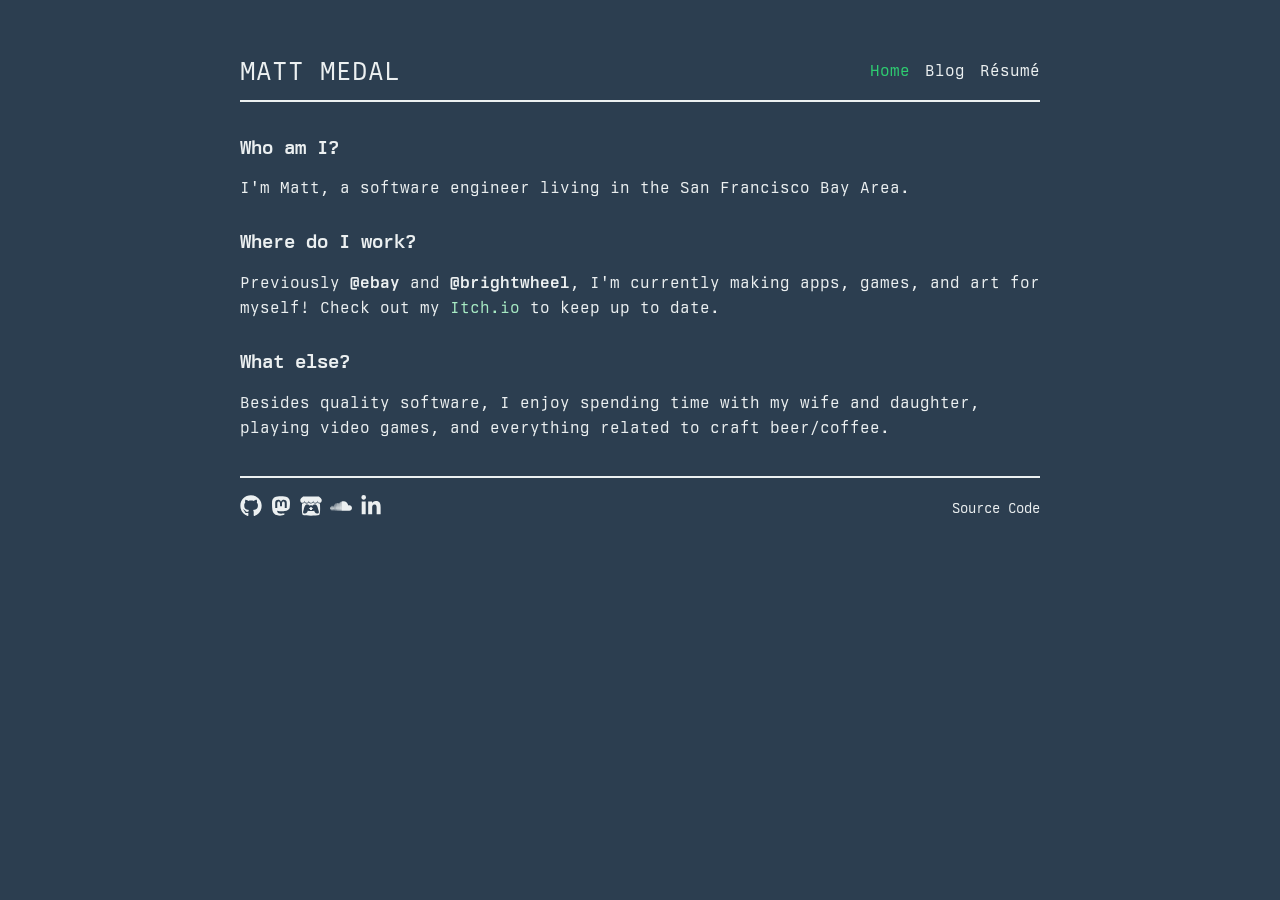
<file: index.html>
<!DOCTYPE html><html lang="en"><head><title>Matt Medal</title><meta charset="utf-8"><meta name="viewport" content="width=device-width, initial-scale=1"><link rel="stylesheet" href="/app.css"><link rel="icon" href="/favicon-196x196.png"></head><body><div><div class="header"><span><a href="/">MATT MEDAL</a></span><div class="no-print"><div class="active"><a href="/">Home</a></div><div><a href="/blog">Blog</a></div><div><a href="/resume">Résumé</a></div></div></div><div><div class="home"><h2>Who am I?</h2><p>I'm Matt, a software engineer living in the San Francisco Bay Area.</p><h2>Where do I work?</h2><p>Previously <strong>@ebay</strong> and <strong>@brightwheel</strong>, I'm currently making apps, games, and art for myself! Check out my <a href="https://mmedal.itch.io" target="_blank">Itch.io</a> to keep up to date.</p><h2>What else?</h2><p>Besides quality software, I enjoy spending time with my wife and daughter, playing video games, and everything related to craft beer/coffee.</p></div></div><div class="footer no-print"><div class="left"><p><a href="https://github.com/mmedal" target="_blank"><svg class="icon" width="22" height="22"><use xlink:href="/icons.svg#icon-github"></use></svg></a><a href="https://mastodon.social/@mmedal" rel="me" target="_blank"><svg class="icon" width="22" height="22"><use xlink:href="/icons.svg#icon-mastodon"></use></svg></a><a href="https://mmedal.itch.io/" target="_blank"><svg class="icon" width="22" height="22"><use xlink:href="/icons.svg#icon-itchio"></use></svg></a><a href="https://www.soundcloud.com/median" target="_blank"><svg class="icon" width="22" height="22"><use xlink:href="/icons.svg#icon-soundcloud"></use></svg></a><a href="https://www.linkedin.com/in/mmedal" target="_blank"><svg class="icon" width="22" height="22"><use xlink:href="/icons.svg#icon-linkedin"></use></svg></a></p></div><div class="right"><p><a href="https://github.com/mmedal/www" target="_blank">Source Code</a></p></div></div></div></body></html>
</file>
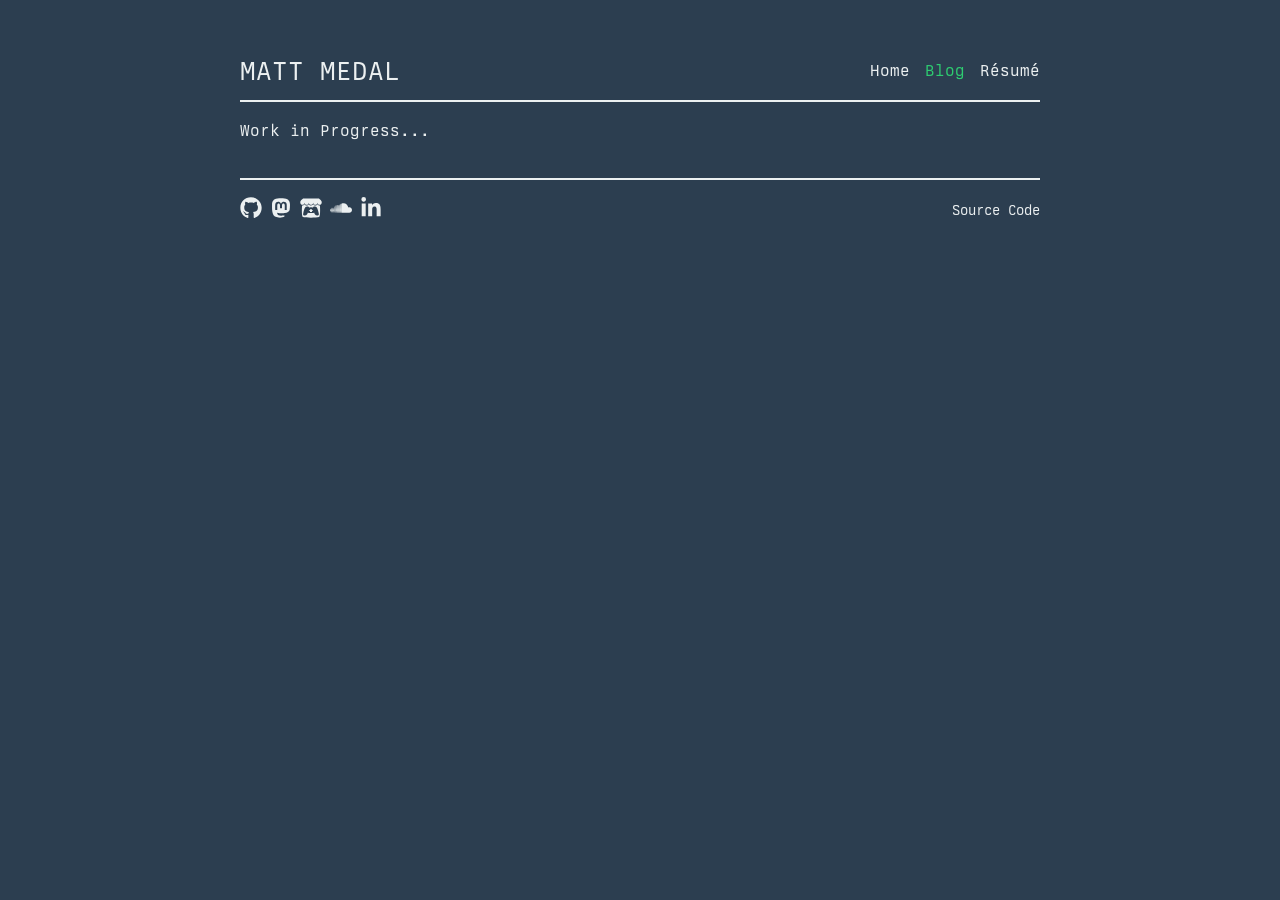
<file: blog/index.html>
<!DOCTYPE html><html lang="en"><head><title>Matt Medal · Blog</title><meta charset="utf-8"><meta name="viewport" content="width=device-width, initial-scale=1"><link rel="stylesheet" href="/app.css"><link rel="icon" href="/favicon-196x196.png"></head><body><div><div class="header"><span><a href="/">MATT MEDAL</a></span><div class="no-print"><div><a href="/">Home</a></div><div class="active"><a href="/blog">Blog</a></div><div><a href="/resume">Résumé</a></div></div></div><div><div class="blog-dir"><p>Work in Progress...</p></div></div><div class="footer no-print"><div class="left"><p><a href="https://github.com/mmedal" target="_blank"><svg class="icon" width="22" height="22"><use xlink:href="/icons.svg#icon-github"></use></svg></a><a href="https://mastodon.social/@mmedal" rel="me" target="_blank"><svg class="icon" width="22" height="22"><use xlink:href="/icons.svg#icon-mastodon"></use></svg></a><a href="https://mmedal.itch.io/" target="_blank"><svg class="icon" width="22" height="22"><use xlink:href="/icons.svg#icon-itchio"></use></svg></a><a href="https://www.soundcloud.com/median" target="_blank"><svg class="icon" width="22" height="22"><use xlink:href="/icons.svg#icon-soundcloud"></use></svg></a><a href="https://www.linkedin.com/in/mmedal" target="_blank"><svg class="icon" width="22" height="22"><use xlink:href="/icons.svg#icon-linkedin"></use></svg></a></p></div><div class="right"><p><a href="https://github.com/mmedal/www" target="_blank">Source Code</a></p></div></div></div></body></html>
</file>
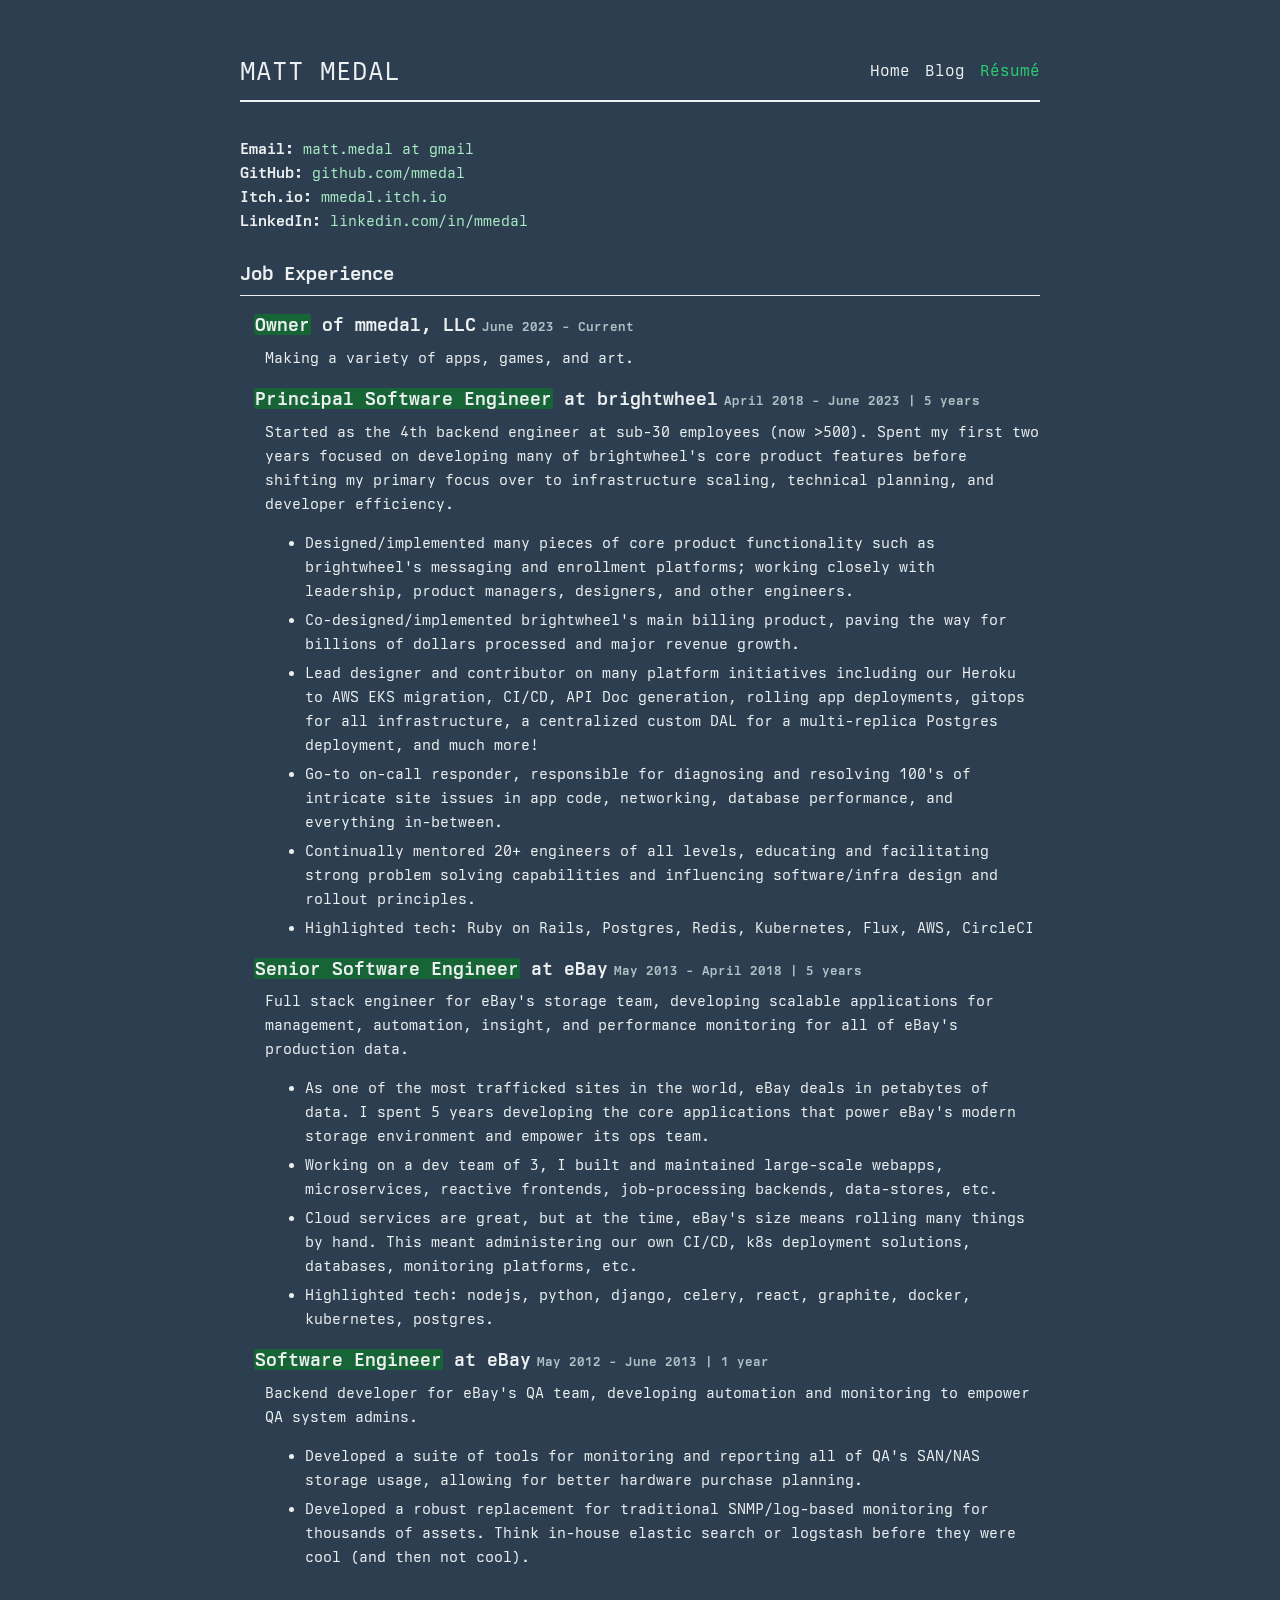
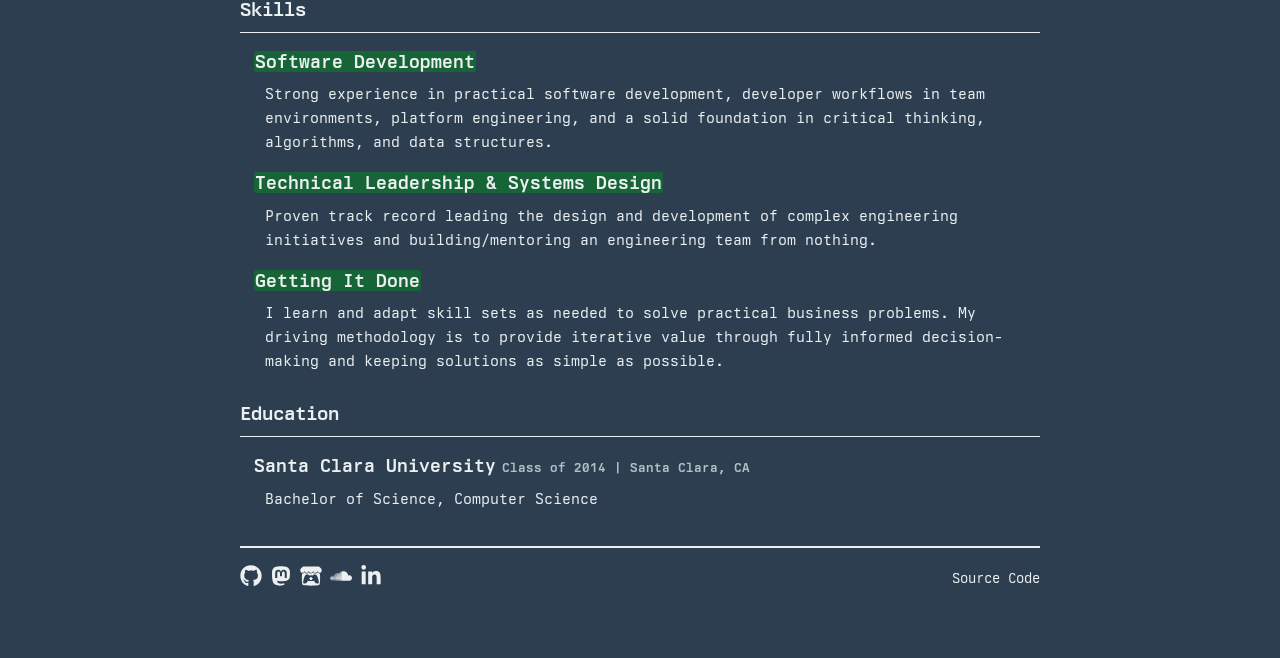
<file: resume/index.html>
<!DOCTYPE html><html lang="en"><head><title>Matt Medal · Résumé</title><meta charset="utf-8"><meta name="viewport" content="width=device-width, initial-scale=1"><link rel="stylesheet" href="/app.css"><link rel="icon" href="/favicon-196x196.png"></head><body><div><div class="header"><span><a href="/">MATT MEDAL</a></span><div class="no-print"><div><a href="/">Home</a></div><div><a href="/blog">Blog</a></div><div class="active"><a href="/resume">Résumé</a></div></div></div><div><div class="resume"><div class="res-contact"><strong>Email:&nbsp;</strong><a href="">matt.medal at gmail</a><br><strong>GitHub:&nbsp;</strong><a href="https://github.com/mmedal" target="_blank">github.com/mmedal</a><br><strong>Itch.io:&nbsp;</strong><a href="https://mmedal.itch.io" target="_blank">mmedal.itch.io</a><br><strong>LinkedIn:&nbsp;</strong><a href="https://www.linkedin.com/in/mmedal" target="_blank">linkedin.com/in/mmedal</a></div><div class="section"><h2>Job Experience</h2><div class="subsection"><h3><span>Owner</span> of mmedal, LLC<small>June 2023 - Current</small></h3><p>Making a variety of apps, games, and art.</p><h3><span>Principal Software Engineer</span> at brightwheel<small>April 2018 - June 2023 | 5 years</small></h3><p>Started as the 4th backend engineer at sub-30 employees (now >500). Spent my first two years focused on developing many of brightwheel's core product features before shifting my primary focus over to infrastructure scaling, technical planning, and developer efficiency.</p><ul><li>Designed/implemented many pieces of core product functionality such as brightwheel's messaging and enrollment platforms; working closely with leadership, product managers, designers, and other engineers.</li><li>Co-designed/implemented brightwheel's main billing product, paving the way for billions of dollars processed and major revenue growth.</li><li>Lead designer and contributor on many platform initiatives including our Heroku to AWS EKS migration, CI/CD, API Doc generation, rolling app deployments, gitops for all infrastructure, a centralized custom DAL for a multi-replica Postgres deployment, and much more!</li><li>Go-to on-call responder, responsible for diagnosing and resolving 100's of intricate site issues in app code, networking, database performance, and everything in-between.</li><li>Continually mentored 20+ engineers of all levels, educating and facilitating strong problem solving capabilities and influencing software/infra design and rollout principles.</li><li>Highlighted tech: Ruby on Rails, Postgres, Redis, Kubernetes, Flux, AWS, CircleCI</li></ul><h3><span>Senior Software Engineer</span> at eBay<small>May 2013 - April 2018 | 5 years</small></h3><p>Full stack engineer for eBay's storage team, developing scalable applications for management, automation, insight, and performance monitoring for all of eBay's production data.</p><ul><li>As one of the most trafficked sites in the world, eBay deals in petabytes of data. I spent 5 years developing the core applications that power eBay's modern storage environment and empower its ops team.</li><li>Working on a dev team of 3, I built and maintained large-scale webapps, microservices, reactive frontends, job-processing backends, data-stores, etc.</li><li>Cloud services are great, but at the time, eBay's size means rolling many things by hand. This meant administering our own CI/CD, k8s deployment solutions, databases, monitoring platforms, etc.</li><li>Highlighted tech: nodejs, python, django, celery, react, graphite, docker, kubernetes, postgres.</li></ul></div><div class="subsection"><h3><span>Software Engineer</span> at eBay<small>May 2012 - June 2013 | 1 year</small></h3><p>Backend developer for eBay's QA team, developing automation and monitoring to empower QA system admins.</p><ul><li>Developed a suite of tools for monitoring and reporting all of QA's SAN/NAS storage usage, allowing for better hardware purchase planning.</li><li>Developed a robust replacement for traditional SNMP/log-based monitoring for thousands of assets. Think in-house elastic search or logstash before they were cool (and then not cool).</li></ul></div></div><div class="section"><h2>Skills</h2><div class="subsection"><h3><span>Software Development</span></h3><p>Strong experience in practical software development, developer workflows in team environments, platform engineering, and a solid foundation in critical thinking, algorithms, and data structures.</p><h3><span>Technical Leadership & Systems Design</span></h3><p>Proven track record leading the design and development of complex engineering initiatives and building/mentoring an engineering team from nothing.</p><h3><span>Getting It Done</span></h3><p>I learn and adapt skill sets as needed to solve practical business problems. My driving methodology is to provide iterative value through fully informed decision-making and keeping solutions as simple as possible.</p></div></div><div class="section"><h2>Education</h2><div class="subsection"><h3>Santa Clara University<small>Class of 2014 | Santa Clara, CA</small></h3><p>Bachelor of Science, Computer Science</p></div></div></div></div><div class="footer no-print"><div class="left"><p><a href="https://github.com/mmedal" target="_blank"><svg class="icon" width="22" height="22"><use xlink:href="/icons.svg#icon-github"></use></svg></a><a href="https://mastodon.social/@mmedal" rel="me" target="_blank"><svg class="icon" width="22" height="22"><use xlink:href="/icons.svg#icon-mastodon"></use></svg></a><a href="https://mmedal.itch.io/" target="_blank"><svg class="icon" width="22" height="22"><use xlink:href="/icons.svg#icon-itchio"></use></svg></a><a href="https://www.soundcloud.com/median" target="_blank"><svg class="icon" width="22" height="22"><use xlink:href="/icons.svg#icon-soundcloud"></use></svg></a><a href="https://www.linkedin.com/in/mmedal" target="_blank"><svg class="icon" width="22" height="22"><use xlink:href="/icons.svg#icon-linkedin"></use></svg></a></p></div><div class="right"><p><a href="https://github.com/mmedal/www" target="_blank">Source Code</a></p></div></div></div></body></html>
</file>
<file: app.css>
/*! normalize.css v4.2.0 | MIT License | github.com/necolas/normalize.css */html{font-family:sans-serif;line-height:1.15;-ms-text-size-adjust:100%;-webkit-text-size-adjust:100%}body{margin:0}article,aside,details,figcaption,figure,footer,header,main,menu,nav,section,summary{display:block}audio,canvas,progress,video{display:inline-block}audio:not([controls]){display:none;height:0}progress{vertical-align:baseline}[hidden],template{display:none}a{background-color:transparent;-webkit-text-decoration-skip:objects}a:active,a:hover{outline-width:0}abbr[title]{border-bottom:none;text-decoration:underline;text-decoration:underline dotted}b,strong{font-weight:inherit}b,strong{font-weight:bolder}dfn{font-style:italic}h1{font-size:2em;margin:.67em 0}mark{background-color:#ff0;color:#000}small{font-size:80%}sub,sup{font-size:75%;line-height:0;position:relative;vertical-align:baseline}sub{bottom:-.25em}sup{top:-.5em}img{border-style:none}svg:not(:root){overflow:hidden}code,kbd,pre,samp{font-family:monospace,monospace;font-size:1em}figure{margin:1em 40px}hr{box-sizing:content-box;height:0;overflow:visible}button,input,optgroup,select,textarea{font:inherit;margin:0}optgroup{font-weight:700}button,input{overflow:visible}button,select{text-transform:none}[type=reset],[type=submit],button,html [type=button]{-webkit-appearance:button}[type=button]::-moz-focus-inner,[type=reset]::-moz-focus-inner,[type=submit]::-moz-focus-inner,button::-moz-focus-inner{border-style:none;padding:0}[type=button]:-moz-focusring,[type=reset]:-moz-focusring,[type=submit]:-moz-focusring,button:-moz-focusring{outline:1px dotted ButtonText}fieldset{border:1px solid silver;margin:0 2px;padding:.35em .625em .75em}legend{box-sizing:border-box;color:inherit;display:table;max-width:100%;padding:0;white-space:normal}textarea{overflow:auto}[type=checkbox],[type=radio]{box-sizing:border-box;padding:0}[type=number]::-webkit-inner-spin-button,[type=number]::-webkit-outer-spin-button{height:auto}[type=search]{-webkit-appearance:textfield;outline-offset:-2px}[type=search]::-webkit-search-cancel-button,[type=search]::-webkit-search-decoration{-webkit-appearance:none}::-webkit-file-upload-button{-webkit-appearance:button;font:inherit}.center{text-align:center;margin-left:auto;margin-right:auto}h1,h2,h3,h4,h5,h6{line-height:1.2;letter-spacing:-10%}div,li,p{line-height:1.6}@font-face{font-family:BerkeleyMono;src:url(fonts/BerkeleyMono-Regular.woff2);font-weight:400}@font-face{font-family:BerkeleyMono;src:url(fonts/BerkeleyMono-Bold.woff2);font-weight:700}@font-face{font-family:BerkeleyMono;src:url(fonts/BerkeleyMono-Italic.woff2);font-style:italic}@font-face{font-family:BerkeleyMono;src:url(fonts/BerkeleyMono-BoldItalic.woff2);font-style:italic;font-weight:700}body{font-family:BerkeleyMono;color:#ecf0f1}.header{display:flex;justify-content:space-between;align-items:center;padding-bottom:8px;border-bottom:2px solid #ecf0f1}.header span{font-weight:400;font-size:26px;flex-shrink:1000}.header span a{text-decoration:none;color:#ecf0f1;letter-spacing:1%}.header span a:hover{color:#a8ebc4}.header div div{display:inline;margin-left:15px}.header div div a{text-decoration:none;color:#ecf0f1}.header div div.active a{color:#2ecc71}.header div div:hover:not(.active) a{color:#a8ebc4}.footer{display:flex;justify-content:space-between;align-items:center;border-top:2px solid #ecf0f1;margin-top:35px;padding-top:10px}.footer p{margin:0 0 10px}.footer .left{font-size:25px}.footer .left a{margin-right:8px;text-decoration:none;color:#ecf0f1}.footer .left a .icon{fill:#ecf0f1}.footer .left a:hover{color:#a8ebc4}.footer .left a:hover .icon{fill:#a8ebc4}.footer .right{font-size:14px}.footer .right a{text-decoration:none;color:#ecf0f1}.footer .right a:hover{color:#a8ebc4}@media print{.no-print{display:none!important}}body{background-color:#2c3e50;max-width:800px;margin:auto;padding:50px 20px 50px 20px}.home{margin-top:35px}.home h2{font-size:19px}.home p{font-size:16px;margin-bottom:30px}.home p a{text-decoration:none;color:#a8ebc4}.home p a:hover{text-decoration:underline;color:#2ecc71}.home li{font-size:16px}.home li a{text-decoration:none;color:#a8ebc4}.home li a:hover{text-decoration:underline;color:#2ecc71}.home .contact{list-style:none}.resume{margin-top:35px}.resume a{text-decoration:none;color:#a8ebc4}.resume a:hover{text-decoration:underline;color:#2ecc71}.resume .res-contact{font-size:15px;margin-bottom:30px}.resume .section{margin-bottom:30px}.resume .section h2{font-size:19px;padding-bottom:10px;border-bottom:1px solid #ecf0f1}.resume .section .subsection h3{font-size:18px;margin-left:14px;margin-bottom:2px}.resume .section .subsection h3 span{background:#176437;border-radius:2px;padding:0 1px}.resume .section .subsection h3 small{margin-left:6px;font-size:70%;color:#b1c2c6}.resume .section .subsection h4,.resume .section .subsection p,.resume .section .subsection ul{font-size:15px;margin:10px auto 15px 25px}.resume .section .subsection li{margin-bottom:5px}
</file>
